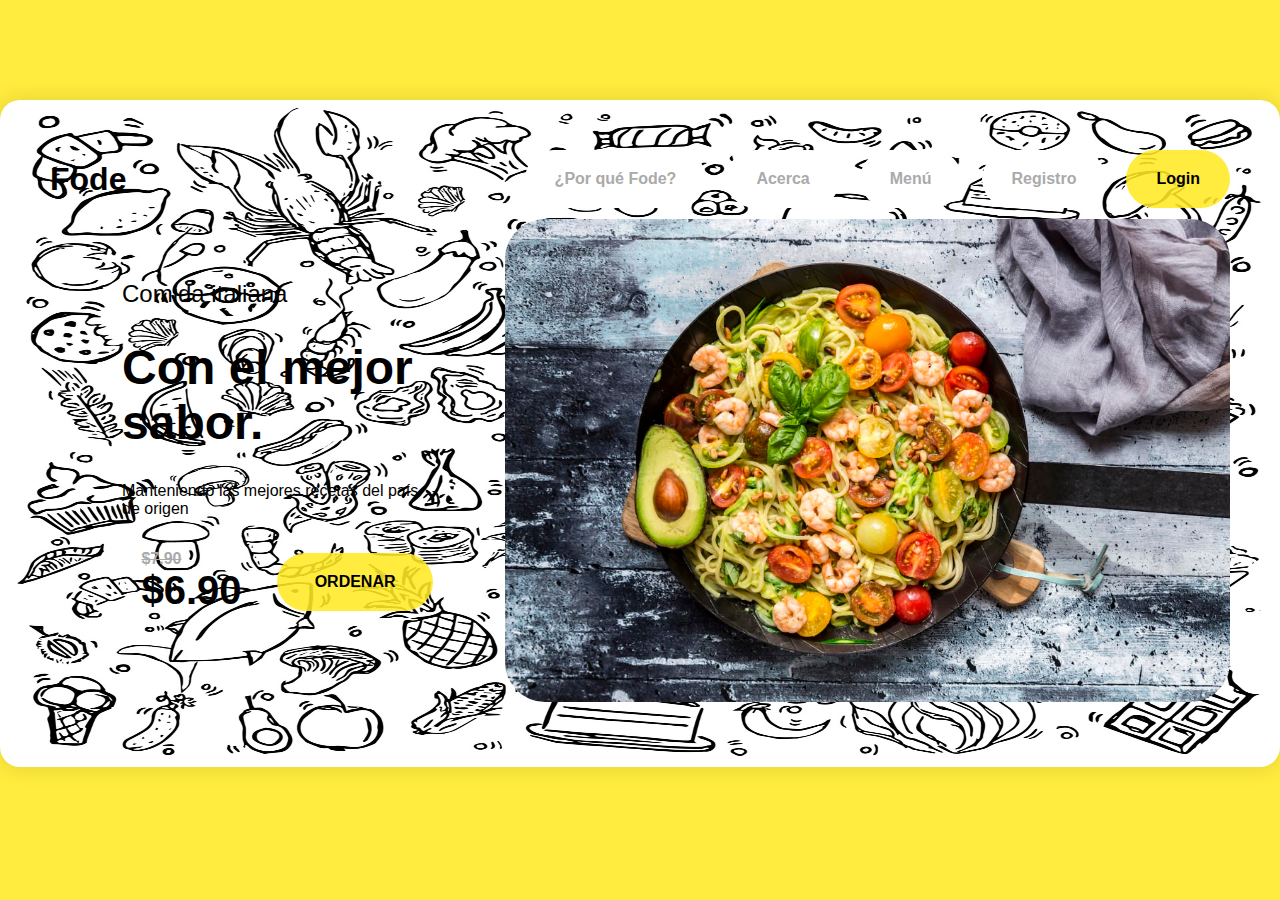
<file: Food Web Page using SASS/src/index.html>
<!DOCTYPE html>
<html lang="en">
<head>
    <meta charset="UTF-8">
    <meta name="viewport" content="width=device-width, initial-scale=1.0">
    <title>Tutorial SASS</title>
    <link rel="stylesheet" href="css/main.css">
</head>
<body>
    <div class="container">
        <header>
            <nav>
                <h1>
                    <a href="#" class="logo">Fode</a>
                </h1>
                <ul>
                    <li><a href="#">¿Por qué Fode?</a></li>
                    <li><a href="#">Acerca</a></li>
                    <li><a href="#">Menú</a></li>
                    <li><a href="#">Registro</a></li>
                    <li><a href="#" class="btn btn-cta">Login</a></li>
                </ul>
            </nav>
        </header>

        <div class="main-screen">
            <div class="row">
                <div class="col-30 m-9">
                    <h3>Comida italiana</h3>
                    <h2 class="py-4">Con el mejor sabor.</h2>
                    <p class="">
                        Manteniendo las mejores recetas del país de origen
                    </p>

                    <div class="row py-4">
                        <div class="col">
                            <div class="prices w-75 m-auto">
                                <div class="prev">$7.90</div>
                                <div class="now">$6.90</div>
                            </div>
                        </div>
                        <div class="col">
                            <div>
                                <a href="#" class="btn btn-cta shadow">
                                    ORDENAR
                                </a>
                            </div>
                        </div>
                    </div>
                </div>

                <div class="col-70">
                    <img src="img/image.jpeg" width="100%" style="border-radius: 40px;" alt="">
                </div>
            </div>
        </div>
    </div>
</body>
</html>
</file>
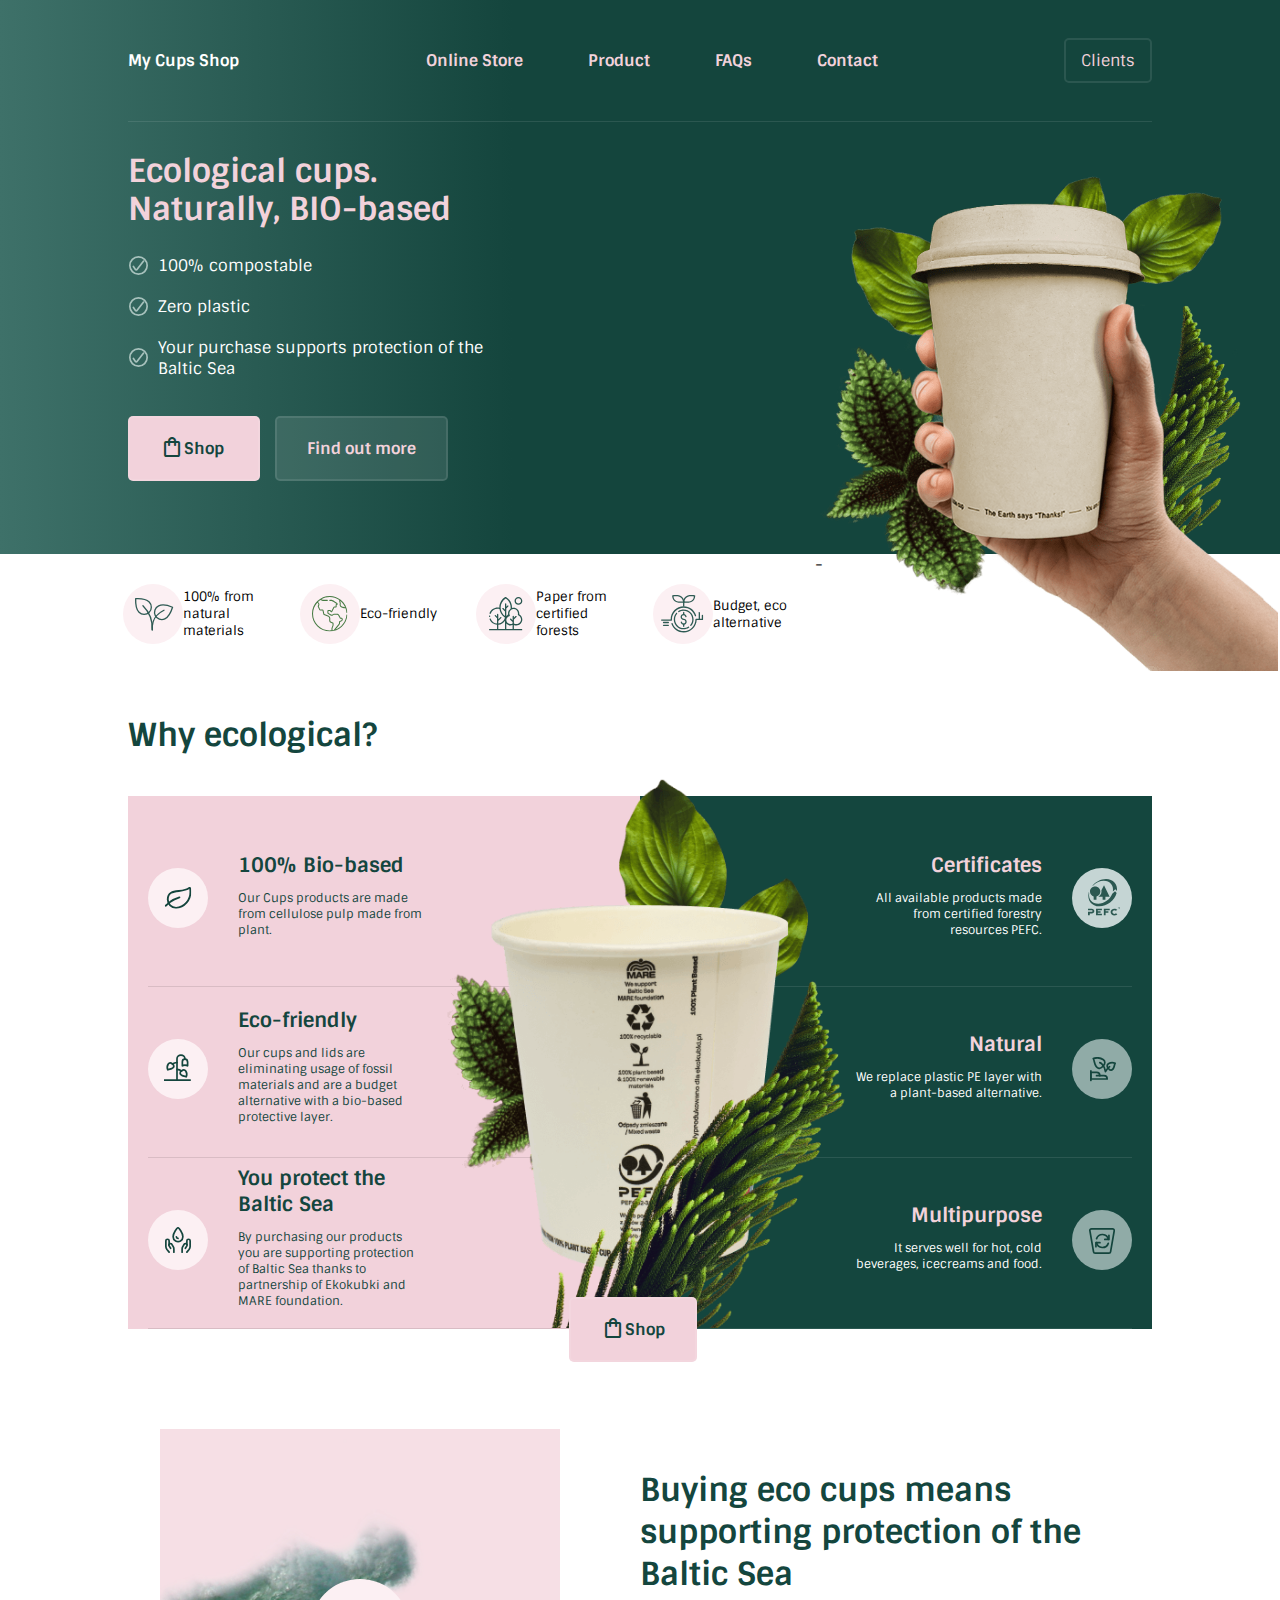
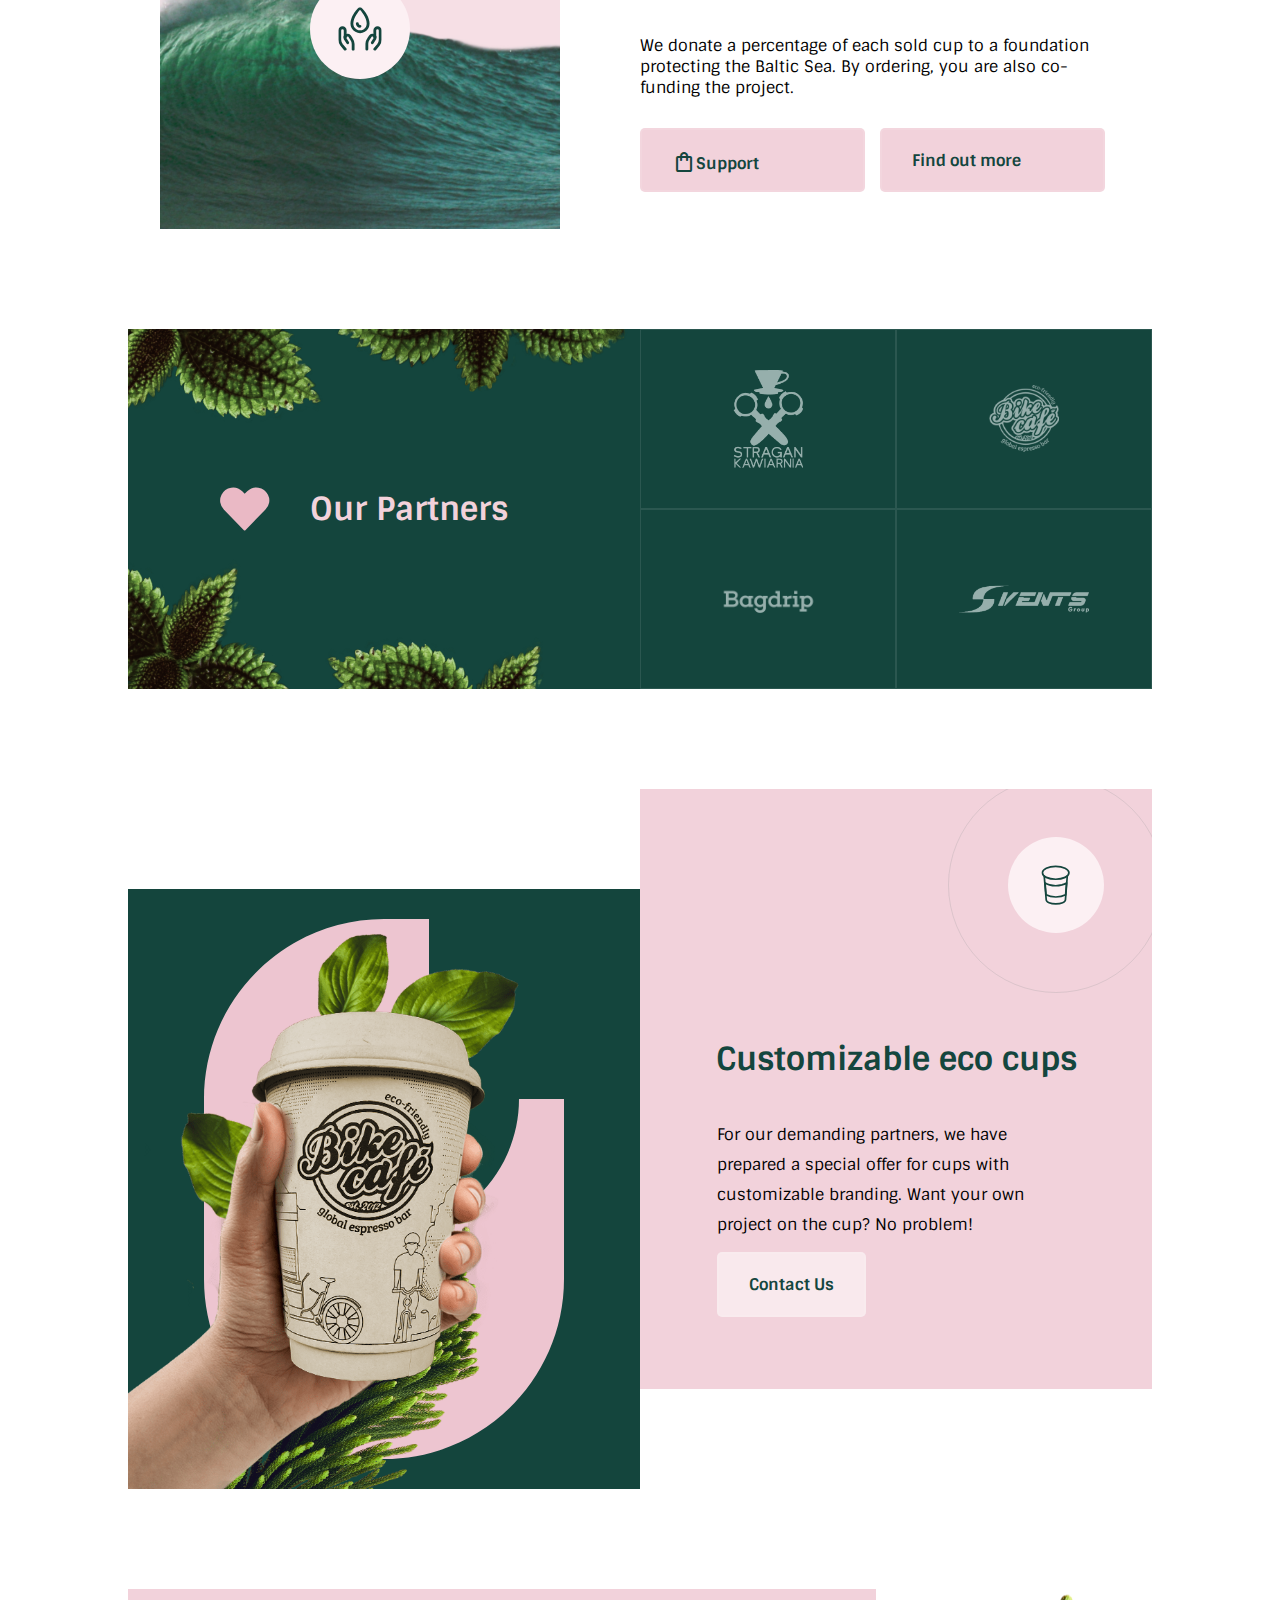
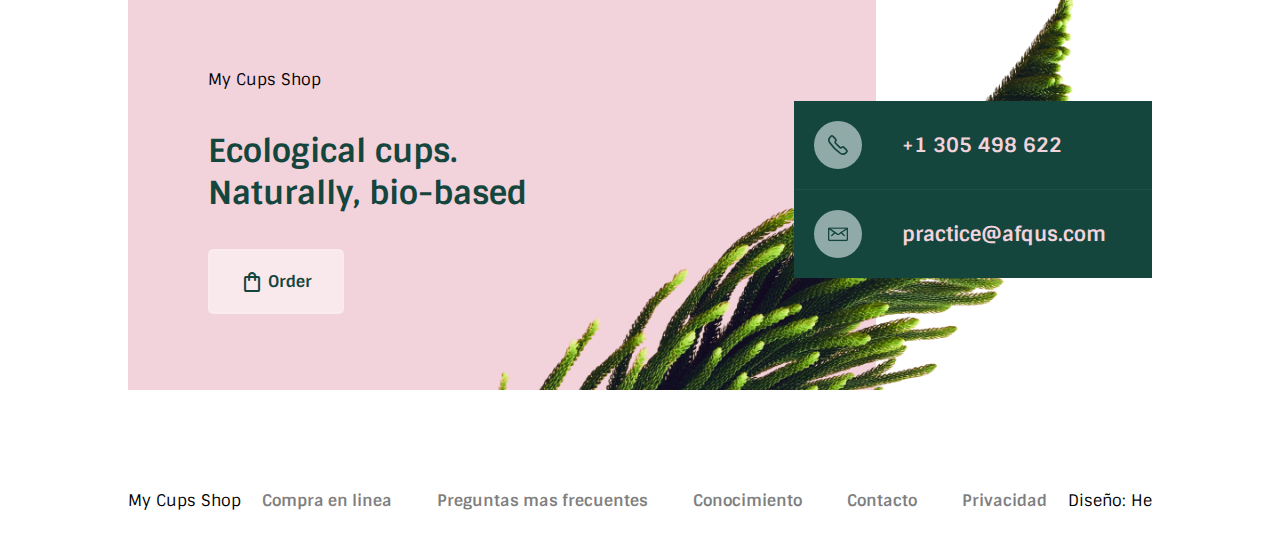
<file: Tea Web Page/src/index.html>
<!DOCTYPE html>
<html lang="en">
<head>
	<meta charset="UTF-8">
	<meta name="viewport" content="width=device-width, initial-scale=1.0">
	<title>Cups Shop</title>
	<link rel="preconnect" href="https://fonts.googleapis.com">
	<link rel="preconnect" href="https://fonts.gstatic.com" crossorigin>
	<link href="https://fonts.googleapis.com/css2?family=Sintony:wght@400;700&display=swap" rel="stylesheet">
	<link rel="stylesheet" href="https://fonts.googleapis.com/css2?family=Material+Symbols+Outlined:opsz,wght,FILL,GRAD@48,400,0,0" />
	<link rel="stylesheet" href="css/main.css">
</head>
<body>
	<div class="main-container">
		<main>
			<header>
				<div id="logo">My Cups Shop</div>
				<nav>
					<ul>
						<li><a href="#">Online Store</a></li>
						<li><a href="#">Product</a></li>
						<li><a href="#">FAQs</a></li>
						<li><a href="#">Contact</a></li>
					</ul>
				</nav>
				<div id="main-buton">
					<a href="#" class="header-button">Clients</a>
				</div>
			</header>

			<div id="front">
				<div id="info-container">
					<div id="content">
						<h1>Ecological cups. Naturally, BIO-based</h1>
						<ul>
							<li>100% compostable</li>
							<li>Zero plastic</li>
							<li>Your purchase supports protection of the Baltic Sea</li>
						</ul>

						<div id="buttons-container">
							<a href="#" class="btn primary-button">
								<div class="align"><span class="material-symbols-outlined">shopping_bag</span></div>Shop
							</a>
							<a href="#" class="btn secondary-button">Find out more</a>
						</div>
					</div>
					<div id="cover"><img src="img/mano.png" alt="" width="70%" height="70%"></div>
				</div>
			</div>
			<div id="features-container">
				<div id="features-layout">
					<div id="features-items">
						<div class="feature-item"><img src="img/icon01.svg" alt="">100% from natural materials</div>
						<div class="feature-item"><img src="img/icon02.svg" alt="">Eco-friendly</div>
						<div class="feature-item"><img src="img/icon03.svg" alt="">Paper from certified forests</div>
						<div class="feature-item"><img src="img/icon04.svg" alt="">Budget, eco alternative</div>
					</div>
				</div>
				<div class="pink-space">
					-
				</div>
			</div>
		</main>

		<section id="organic-container">
			<div class="layout">
				<h3>Why ecological?</h3>
				<div id="table-comparative-container">
					<div class="left">
						<div class="row">
							<div class="icon"><img src="img/icon05.svg" alt=""></div>
							<div class="description">
								<h4>100% Bio-based</h4>
								<p>Our Cups products are made from cellulose pulp made from plant.</p>
							</div>
						</div>
						<div class="row">
							<div class="icon"><img src="img/icon06.svg" alt=""></div>
							<div class="description">
								<h4>Eco-friendly</h4>
								<p>Our cups and lids are eliminating usage of fossil materials and are a budget alternative with a bio-based protective layer.</p>
							</div>
						</div>
						<div class="row">
							<div class="icon"><img src="img/icon07.svg" alt=""></div>
							<div class="description">
								<h4>You protect the Baltic Sea</h4>
								<p>By purchasing our products you are supporting protection of Baltic Sea thanks to partnership of Ekokubki and MARE foundation.</p>
							</div>
						</div>
					</div>
					<div class="right">
						<div class="row">
							<div class="icon"><img src="img/icon08.svg" alt=""></div>
							<div class="description">
								<h4>Certificates</h4>
								<p>All available products made from certified forestry resources PEFC.</p>
							</div>
						</div>
						<div class="row">
							<div class="icon"><img src="img/icon09.svg" alt=""></div>
							<div class="description">
								<h4>Natural</h4>
								<p>We replace plastic PE layer with a plant-based alternative.</p>
							</div>
						</div>
						<div class="row">
							<div class="icon"><img src="img/icon10.svg" alt=""></div>
							<div class="description">
								<h4>Multipurpose</h4>
								<p>It serves well for hot, cold beverages, icecreams and food.</p>
							</div>
						</div>
					</div>
				</div>
				<div id="cup-container">
					<img src="img/cup.png" width="90%" height="70%" alt="">
				</div>
				<div id="shopping-container">
					<a href="#" class="btn primary-button">
						<div class="align"><span class="material-symbols-outlined">shopping_bag</span></div>Shop
					</a>
				</div>
			</div>
		</section>

		<section class="sea-container">
			<div class="layout">
				<div id="sea-image">
					<img src="img/icon11.svg" width="100px" alt="">
				</div>
				<div id="sea-description">
					<h3>Buying eco cups means supporting protection of the Baltic Sea</h3>
					<div class="descrription">
						We donate a percentage of each sold cup to a foundation protecting the Baltic Sea. By ordering, you are also co-funding the project.
					</div>
					<div class="buttons-container">
						<a href="#" class="btn primary-button">
							<div class="align"><span class="material-symbols-outlined">shopping_bag</span></div>Support
						</a>
						<a href="#" class="btn primary-button">
							<div class="align"></div>Find out more
						</a>
					</div>
				</div>
			</div>
		</section>

		<section id="banner">
            <div class="layout">
                <div id="banner-container">
                    <div class="col banner-bg-image">
                        <img src="img/ico_heart.svg" width="50" alt="" class="logo-corazon">
                        <h3 class="headline-banner">Our Partners</h3>
                    </div>
                    <div class="col banner-grid">
                        <div class="logo-container">
                            <img src="img/partner1.png" alt="" width="70">
                        </div>
                        <div class="logo-container">
                            
                            <img src="img/partner2.png" alt="" width="70">
                        </div>
                        <div class="logo-container">
                            
                            <img src="img/partner3.png" alt="" width="130">
                        </div>
                        <div class="logo-container">
                            <img src="img/partner4.png" alt="" width="130">
                        </div>
                    </div>
                </div>
            </div>
        </section>

		<section id="customizable-cups">
            <div class="layout">
                <div id="customizable-cups-container">
                    <div class="panel-left">
                        <img src="img/hand-with-cup.png" width="478px"  alt="">
                    </div>

                    <div class="panel-right">
                        <div class="align-right">
                            <img src="img/ico-cup.svg" alt="">
                        </div>
                        <h3>Customizable eco cups</h3>
                        <p class="content-block">
                            For our demanding partners, we have prepared a special offer for cups with customizable branding. Want your own project on the cup? No problem!
                            <br><br>
                            <a href="#" class="btn complement-button">Contact Us</a>
                        </p>                            
                    </div>
                </div>
            </div>
        </section>

		<section id="contact">
            <div class="layout">
                <div id="contact-container">
                    <div class="back-layer">
                        <div class="logo">My Cups Shop</div>
                        <h3>Ecological cups. <br>    Naturally, bio-based</h3>
                        <p>
                        	<a href="#" class="btn complement-button"><span class="material-symbols-outlined" style="vertical-align: middle;">shopping_bag</span> Order</a>
                        </p>
                    </div>
                    <div class="front-layer">
                        <div class="contact-info">
                            <div class="info">
                                <img src="img/phone.svg" alt="">
                                <div>+1 305 498 622</div>
                            </div>
                            <div class="info">
                                <img src="img/mail.svg" alt="">
                                <div>practice@afqus.com</div>
                            </div>
                        </div>
                    </div>
                </div>
            </div>
        </section>

        <footer>
            <div class="layout">
                <div class="logo">My Cups Shop</div>
                <div class="links">
                    <ul>
                        <li><a href="#">Compra en linea</a></li>
                        <li><a href="#">Preguntas mas frecuentes</a></li>
                        <li><a href="#">Conocimiento</a></li>
                        <li><a href="#">Contacto</a></li>
                        <li><a href="#">Privacidad</a></li>
                    </ul>
                </div>

                <div class="empresa-diseno">
                    Diseño: He
                </div>
            </div>
        </footer>
	</div>
</body>
</html>
</file>
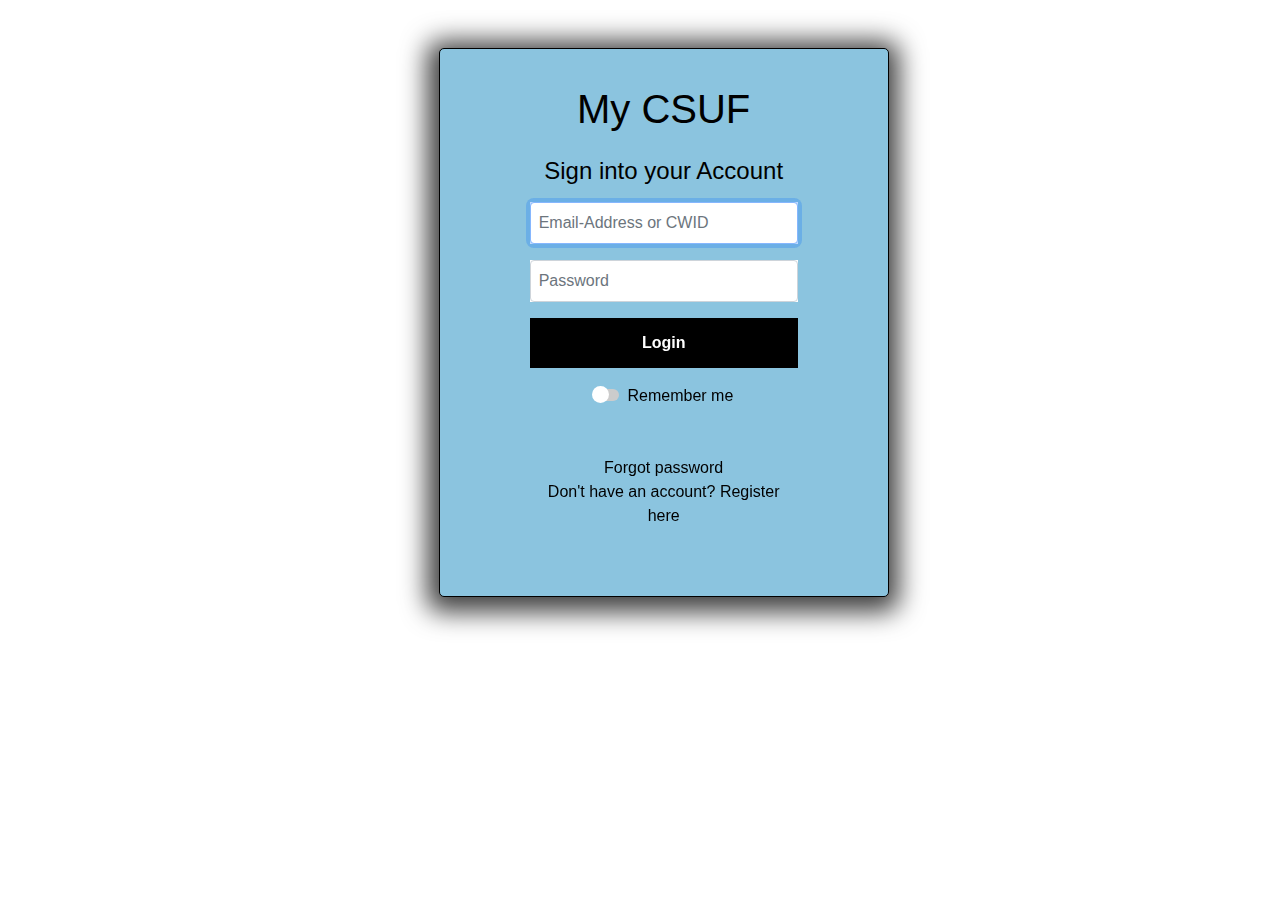
<file: CPSC 362/logIn.html>
<!DOCTYPE html>
<html>
<head>
  <meta charset="utf-8">
  <meta name="viewport" content="width=device-width, initial-scale=1">
  <link rel="stylesheet" type="text/css" href="css/bootstrap.css" />
  <link href="./logIn.css" type="text/css" rel="stylesheet"> 
  <title>Project 362</title>
</head>
<body>
    <div class="container-fluid text-center" id="img-center" style="background-color: white;">
      <div class="row">
        <div class="col-md-4 col-sm-4 col-xs-12"></div>
        <div class="col-md-4 col-sm-4 col-xs-12">
        <form class="form-container my-5" style="background-color: rgb(139, 196, 223);">
          <h1 class="font-weight-bold py-3">My CSUF</h1>
          <h4> Sign into your Account</h4>

          <!-- INPUT USER -->
          <div class="form-group" id="columna">
              <input type="email" placeholder="Email-Address or CWID" class="form-control my-3 p-2" required autofocus>
          </div>

          <!-- INPUT PASSWORD -->
          <div class="form-group" id="columna">
              <input type="password" placeholder="Password" class="form-control my-3 p-2" required autofocus>
          </div>
          <div class="form-group" id="columna">
              <button type="button" class="btn1">Login</button>
          </div>

          <!-- SWITCH -->
            <div class="mb-4 mt-3">
              <label class="switchBtn">
                <input type="checkbox">
                <div class="slide round"></div>
              </label> Remember me</label>
            </div>

          <!-- FORGOT PASSWORD -->
          <div class="form-group mt-1 mb-5" id="columna"></div>
          <a href="#">Forgot password</a>
          <p>Don't have an account? <a href="./signIn.html">Register here</a></p>
        <div class="form-group mt-1 mb-5" id="columna"></div>
      </form>
      </div>
      <div class="col-md-4 col-sm-4 col-xs-12"></div>
    </div>
  </div>
  <script type="text/javascript" href="js/jquery.js"></script>
  <script type="text/javascript" href="js/bootstrap.min.js"></script>
</body>
</html>
</file>
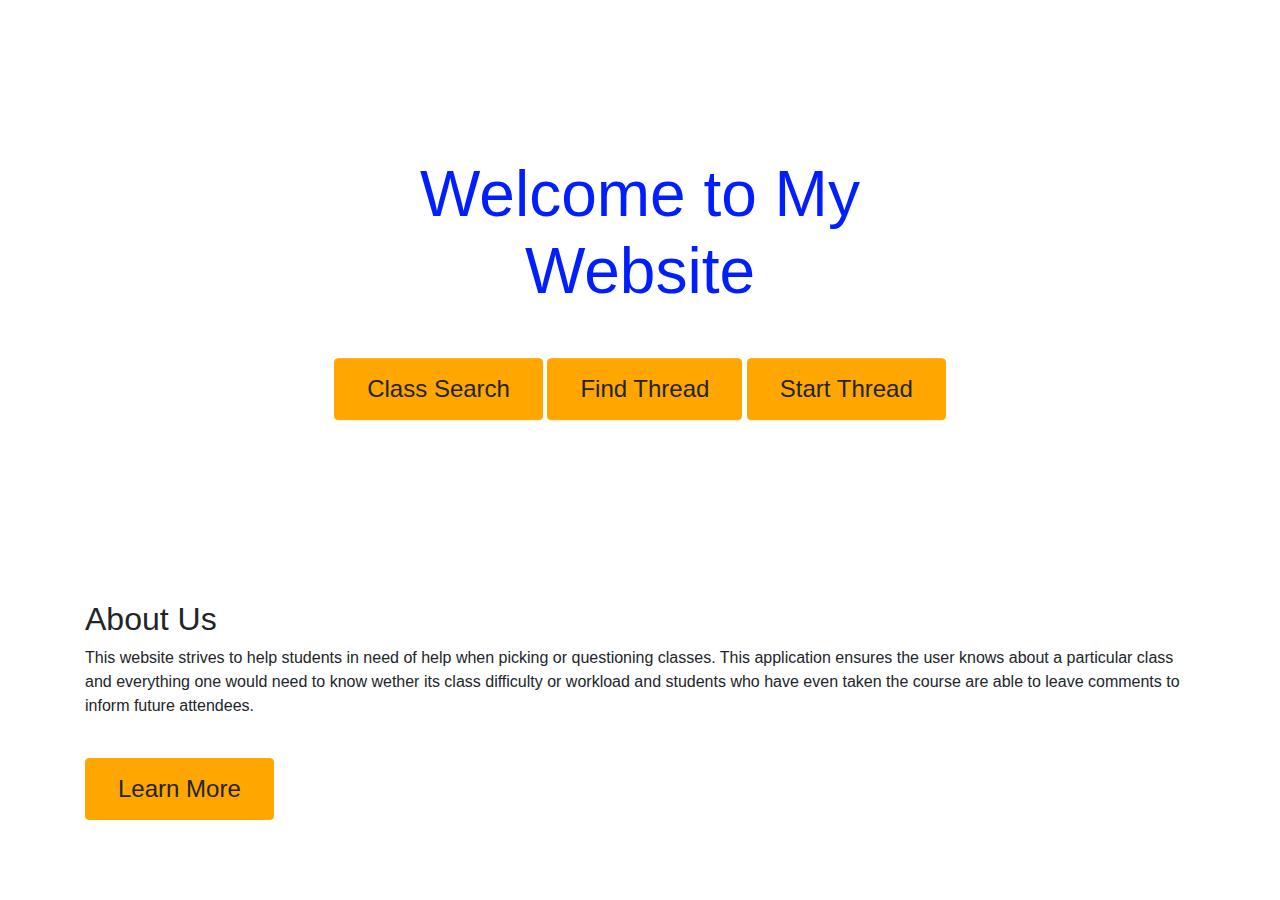
<file: CPSC 362/mainmenu.html>
<!DOCTYPE html>
<html>
<head>
	<title>MY Website</title>
	<meta charset="utf-8">
	<meta name="viewport" content="width=device-width, initial-scale=1">
	<link rel="stylesheet" href="https://maxcdn.bootstrapcdn.com/bootstrap/4.5.2/css/bootstrap.min.css">
	<script src="https://ajax.googleapis.com/ajax/libs/jquery/3.5.1/jquery.min.js"></script>
	<script src="https://cdnjs.cloudflare.com/ajax/libs/popper.js/1.16.0/umd/popper.min.js"></script>
	<script src="https://maxcdn.bootstrapcdn.com/bootstrap/4.5.2/js/bootstrap.min.js"></script>
	<style>
		
		
		/* Add custom styles here */
		.hero-image {
			background-image: url("https://titanmag.fullerton.edu/static/9-projects-transforming-the-campus-3541af823ce8020ec73fd783fac4e191.jpg"); /* Add your own image here */
			background-position: center;
			background-repeat: no-repeat;
			background-size: cover;
			position: relative;
			height: 600px;
		}

		.hero-text {
			text-align: center;
			position: absolute;
			top: 50%;
			left: 50%;
			transform: translate(-50%, -50%);
			color:rgb(0, 30, 255)
		}

		.hero-text h1 {
			font-size: 4em;
			margin-bottom: 1.5rem;
		}

		.hero-text p {
			font-size: 1.5em;
		}

		.btn-one {
			background-color: rgb(255, 166, 0);
			border-color: rgb(255, 166, 0);
			padding: 0.75rem 2rem;
			font-size: 1.5em;
			margin-top: 1.5rem;
			margin-bottom: 1.5rem;
		}

		.btn-one:hover {
			background-color: #d98200;
			border-color: #d9ae00;
		}




	</style>
</head>
<body>
	<div class="hero-image">
		<div class="hero-text">
			<h1>Welcome to My Website</h1>
			<p></p>
			<button type="button" class="btn btn-one">Class Search</button>
			<button type="button" class="btn btn-one">Find Thread</button>
			<button type="button" class="btn btn-one">Start Thread</button>
		</div>
	</div>

	<div class="container">
		<h2>About Us</h2>
		<p>This website strives to help students in need of help when picking or questioning classes. This application ensures the user knows about a particular class and everything one would need to know wether its class difficulty or workload and students who have even taken the course are able to leave comments to inform future attendees.</p>
		<button type="button" class="btn btn-one">Learn More</button>
	</div>
</body>
</html>
</file>
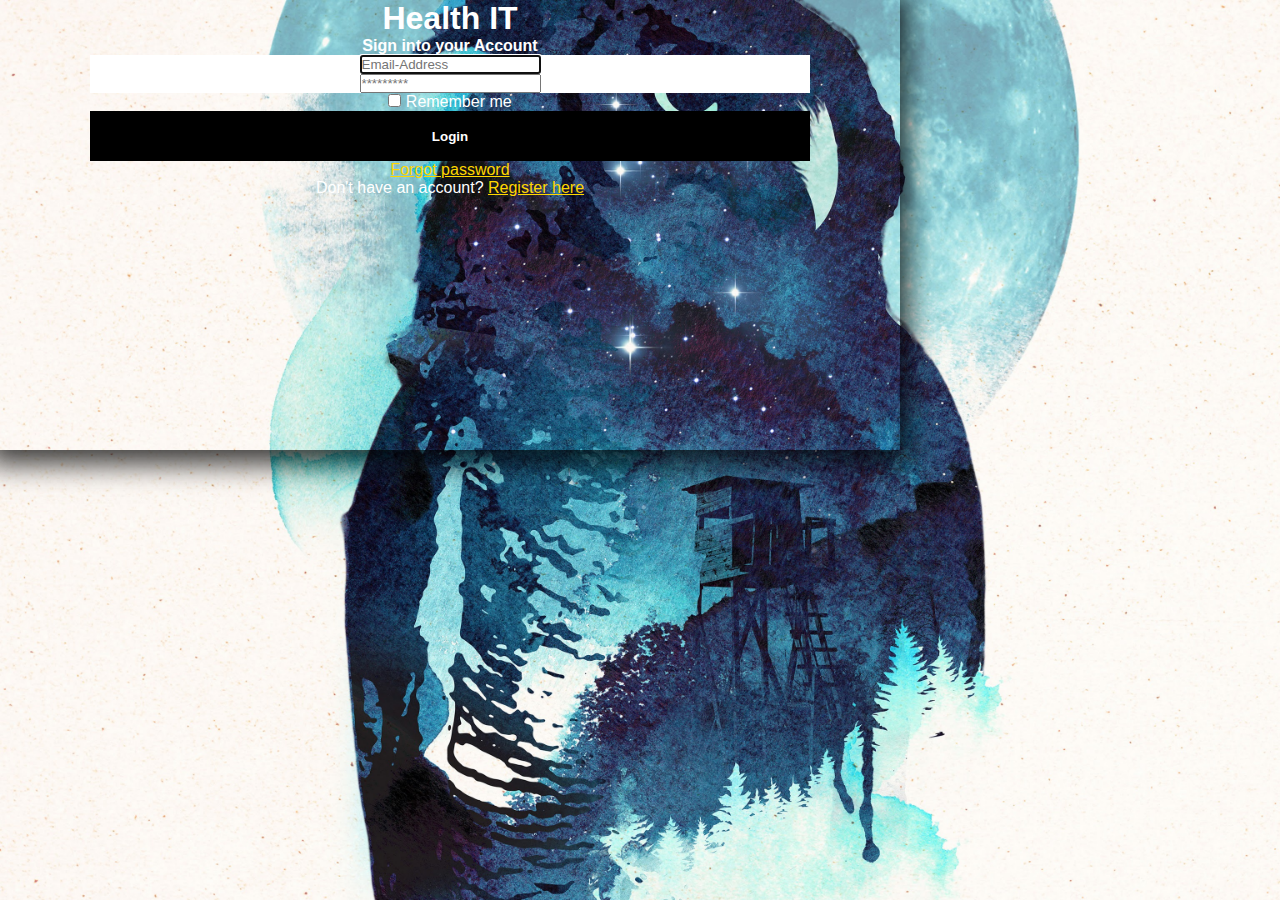
<file: Login Practice/signIn.html>
<!DOCTYPE html>
<html>
<head>
  <meta charset="utf-8">
  <meta name="viewport" content="width=device-width, initial-scale=1">
  <link href="https://cdn.jsdelivr.net/npm/bootstrap@5.2.0-beta1/dist/css/bootstrap.min.css" rel="stylesheet" integrity="sha384-0evHe/X+R7YkIZDRvuzKMRqM+OrBnVFBL6DOitfPri4tjfHxaWutUpFmBp4vmVor" crossorigin="anonymous">
  <link href="./signIn.css" type="text/css" rel="stylesheet"> 
  <title>Bootstrap Practice</title>
</head>
<body>
    <div class="container-fluid text-center" id="img-center">
      <div class="row">
        <div class="col-md-4 col-sm-4 col-xs-12"></div>
        <div class="col-md-4 col-sm-4 col-xs-12">
        <form class="form-container my-5">
          <h1 class="font-weight-bold py-3">Health IT</h1>
          <h4> Sign into your Account</h4>
          <div class="form-group" id="columna">
              <input type="email" placeholder="Email-Address" class="form-control my-3 p-2" required autofocus>
          </div>
          <div class="form-group" id="columna">
              <input type="password" placeholder="*********" class="form-control my-3 p-2" required autofocus>
          </div>
          <div class="mt-1 mb-4">
            <label><input type="checkbox" name="remember-me">  Remember me</label>
          </div>
          <div class="form-group" id="columna">
              <button type="button" class="btn1">Login</button>
          </div>
            <div class="form-group mt-1 mb-5" id="columna"></div>
            <a href="#" style="color: Gold;">Forgot password</a>
            <p>Don't have an account? <a href="#" style="color: Gold;">Register here</a></p>
          <div class="form-group mt-1 mb-5" id="columna"></div>
        </form>
        </div>
        <div class="col-md-4 col-sm-4 col-xs-12"></div>
      </div>
    </div>
  <script src="https://cdn.jsdelivr.net/npm/@popperjs/core@2.11.5/dist/umd/popper.min.js" integrity="sha384-Xe+8cL9oJa6tN/veChSP7q+mnSPaj5Bcu9mPX5F5xIGE0DVittaqT5lorf0EI7Vk" crossorigin="anonymous"></script>
  <script src="https://cdn.jsdelivr.net/npm/bootstrap@5.2.0-beta1/dist/js/bootstrap.min.js" integrity="sha384-kjU+l4N0Yf4ZOJErLsIcvOU2qSb74wXpOhqTvwVx3OElZRweTnQ6d31fXEoRD1Jy" crossorigin="anonymous"></script>
  <script src="https://cdn.jsdelivr.net/npm/bootstrap@5.2.0-beta1/dist/js/bootstrap.bundle.min.js" integrity="sha384-pprn3073KE6tl6bjs2QrFaJGz5/SUsLqktiwsUTF55Jfv3qYSDhgCecCxMW52nD2" crossorigin="anonymous"></script>
</body>
</html>
</file>
<file: Food Web Page using SASS/src/css/main.css>
.row {
  display: flex;
  align-items: center;
}
.row .col {
  width: 50%;
}
.row .col-30 {
  width: 30%;
}
.row .col-70 {
  width: 70%;
}

.m-auto {
  margin: 0 auto;
}

.m-1 {
  margin: 8px;
}

.m-2 {
  margin: 16px;
}

.m-3 {
  margin: 24px;
}

.m-4 {
  margin: 32px;
}

.m-5 {
  margin: 40px;
}

.m-6 {
  margin: 48px;
}

.m-7 {
  margin: 56px;
}

.m-8 {
  margin: 64px;
}

.m-9 {
  margin: 72px;
}

.p-1 {
  margin: 8px;
}

.p-2 {
  margin: 16px;
}

.p-3 {
  margin: 24px;
}

.p-4 {
  margin: 32px;
}

.p-5 {
  margin: 40px;
}

.p-6 {
  margin: 48px;
}

.p-7 {
  margin: 56px;
}

.p-8 {
  margin: 64px;
}

.p-9 {
  margin: 72px;
}

.py-1 {
  padding: 8px 0;
}

.py-2 {
  padding: 16px 0;
}

.py-3 {
  padding: 24px 0;
}

.py-4 {
  padding: 32px 0;
}

.py-5 {
  padding: 40px 0;
}

.py-6 {
  padding: 48px 0;
}

.py-7 {
  padding: 56px 0;
}

.py-8 {
  padding: 64px 0;
}

.py-9 {
  padding: 72px 0;
}

.my-1 {
  margin: 8px 0;
}

.my-2 {
  margin: 16px 0;
}

.my-3 {
  margin: 24px 0;
}

.my-4 {
  margin: 32px 0;
}

.my-5 {
  margin: 40px 0;
}

.my-6 {
  margin: 48px 0;
}

.my-7 {
  margin: 56px 0;
}

.my-8 {
  margin: 64px 0;
}

.my-9 {
  margin: 72px 0;
}

.w-25 {
  width: 25%;
}

.w-50 {
  width: 50%;
}

.w-75 {
  width: 75%;
}

.btn {
  background-color: black;
  color: white;
  border-radius: 50px;
  padding: 20px 30px;
  text-align: center;
  display: flex;
  align-items: center;
  justify-content: space-around;
  font-weight: bold;
}
.btn.btn-cta {
  background-color: rgba(255, 233, 35, 0.8784313725);
  color: black;
  border-radius: 50px;
  padding: 20px 30px;
  text-align: center;
  display: flex;
  align-items: center;
  justify-content: space-around;
  font-weight: bold;
}
.btn.btn-cta:hover {
  background-color: black;
  color: white;
  border-radius: 50px;
  padding: 20px 30px;
  text-align: center;
  display: flex;
  align-items: center;
  justify-content: space-around;
  font-weight: bold;
  box-shadow: 0 2px 10px 0 rgba(0, 0, 0, 0.6);
}
.btn:hover {
  background-color: white;
  color: black;
  border-radius: 50px;
  padding: 20px 30px;
  text-align: center;
  display: flex;
  align-items: center;
  justify-content: space-around;
  font-weight: bold;
  box-shadow: 0 2px 10px 0 rgba(0, 0, 0, 0.6);
}

* {
  padding: 0;
  margin: 0;
  box-sizing: border-box;
}

body {
  background-color: rgba(255, 233, 35, 0.8784313725);
  font-family: Arial, Helvetica, sans-serif;
}

a {
  color: black;
  text-decoration: none;
}

h2 {
  font-weight: bolder;
  font-size: 48px;
}

h3 {
  font-weight: lighter;
  font-size: 24px;
}

.container {
  background-color: #fff;
  margin: 100px auto;
  width: 1280px;
  padding: 50px;
  box-shadow: 0 0 20px 2px rgba(0, 0, 0, 0.1);
  border-radius: 20px;
  background-image: url("../img/bg.jpg");
  background-size: 100% 100%;
}

ul {
  padding: 0;
  margin: 0;
  list-style: none;
  display: flex;
  gap: 20px;
}
ul li a {
  background-color: white;
  color: #aaa;
  border-radius: 50px;
  padding: 20px 30px;
  text-align: center;
  display: flex;
  align-items: center;
  justify-content: space-around;
  font-weight: bold;
}
ul li a:hover {
  background-color: #1a1a1a;
  color: white;
  border-radius: 50px;
  padding: 20px 30px;
  text-align: center;
  display: flex;
  align-items: center;
  justify-content: space-around;
  box-shadow: 0 2px 10px 0 rgba(0, 0, 0, 0.6);
}

header nav {
  display: flex;
  align-items: center;
  justify-content: space-between;
}

.prices .prev {
  font-size: 16px;
  font-weight: bolder;
  color: #aaa;
  text-decoration: line-through;
}
.prices .now {
  font-size: 40px;
  font-weight: bolder;
}

@media (max-width: 1280px) {
  .container {
    width: 100%;
  }
}

/*# sourceMappingURL=main.css.map */
</file>
<file: Tea Web Page/src/css/main.css>
:root{
	--bg-color: #14453D;
	--primary-color: #F2D2DB;
	--secondary-color: #14463E;
	--accent-color: #fff;
	--gradiant-color: rgba(255, 255, 255, 0.1);;
}

body{
	padding: 0;
	margin: 0;
	font-family: 'Sintony', sans-serif;
}

main{
	background-color: var(--bg-color);
	background: linear-gradient(270deg, var(--bg-color) 60%, rgba(62, 113, 105, 1.0) 100%);
}

/* --------------------------------
 * 				MENU 		
 * --------------------------------
 */

header, #front{
	width: 80%;
	margin: 0 auto;
}

header{
	display: flex;
	justify-content: space-between;
	padding: 50px 0;
	border-bottom: 1px solid var(--gradiant-color);
}

header #logo{
	font-weight: bolder;
	color: var(--accent-color);
	font-style: 22px;
}

header nav ul{
	list-style: none;
	padding: 0;
	margin: 0;
}

header nav ul li{
	display: inline-block;
	margin: 0 30px;
}

header nav ul li a{
	color: var(--primary-color);
	font-weight: bold;
	text-decoration: none;
	padding: 50px 0;
	border-bottom: 2px solid transparent;
	transition: all 0.5s;
}

header nav ul li a:hover{
	color: var(--accent-color);
	border-bottom: 2px solid white;
}

/* --------------------------------
 * 				BUTTONS 		
 * --------------------------------
 */

.header-button{
	color: var(--primary-color);
	padding: 10px 15px;
	border-radius: 5px;
	border: solid 2px var(--gradiant-color);
	text-decoration: none;
	transition: backround-color 0.3s;
}

.header-button:hover{
	background-color: var(--gradiant-color);
}

.btn{
	padding: 20px 30px;
	border-radius: 5px;
	border: solid 2px var(--gradiant-color);
	transition: backround-color 0.3s;
	text-decoration: none;
	margin-right: 15px;
	font-weight: bold;
}

.align{
	display: inline-block;
	vertical-align: middle;
}

.primary-button{
	background-color: var(--primary-color);
	color: var(--secondary-color);
}

.primary-button:hover{
	background-color: #eec4d0
}

.secondary-button{
	background-color: var(--gradiant-color);
	color: var(--primary-color);
}

.secondary-button:hover{
	background-color: rgba(255, 255, 255, 0.2);
}

.complement-button{
    background-color: rgba(255,255,255,0.5);
    color: var(--secondary-color);
}
}

/* --------------------------------
 * 				FRONT 		
 * --------------------------------
 */

.pink-space{
	background-color: var(--primary-color);
}

#front #info-container{
	display: flex;

}

#front #info-container #content{
	width: 40%;
	
}

#front #info-container #content h1{
	color: var(--primary-color);
	font-style: 72px;
	margin: 30px 0 15px 0;
	line-height: 1.2em;
}

#front #info-container #content ul{
	list-style: none;
	padding: 0;
}

#front #info-container #content li{
	background-image: url(../img/bullet.svg);
	background-repeat: no-repeat;
	background-position-y: center;
	padding: 10px 10px 10px 30px;
	color: var(--accent-color);
}

#front #info-container #content #buttons-container{
	padding: 30px 0 90px 0;
}

#front #info-container #cover{
	position: absolute;
	right: 0;
	margin-top: 46px;
	margin-right: -205px;
}

/* --------------------------------
 * 				FEATURES 		
 * --------------------------------
 */

#features-container{
	background-color: var(--accent-color);
	display: flex;
	width: 100%;
}

#features-container #features-layout{
	background-color: var(--accent-color);
	width: 70%;
	margin: 0 auto;
}

#features-container #features-layout #features-items{
	display: flex;
	justify-content: flex-end;
	align-items: center;
}

#features-container #features-layout #features-items .feature-item{
	font-size: 13px;
	padding: 30px 15px;
	display: flex;
	align-items: center;
	width: 18%;
}

#features-container .pink-space{
	width: 40%;
}

/* --------------------------------
 * 				TABLE 		
 * --------------------------------
 */

.layout{
	width: 80%;
	margin: 0 auto;
	position: relative;
}

h3{
	color: var(--secondary-color);
	font-size: 32px;
	margin: 0;
	padding: 40px 0;
}

h4{
	margin: 0;
	font-size: 20px;
}

#organic-container{
	background: white;
}

#organic-container #table-comparative-container{
	display: grid;
	grid-template-columns: 1fr 1fr;
}

#organic-container #table-comparative-container > div{
	padding: 20px 20px 0 20px;
}

#organic-container #table-comparative-container .row{
	display: flex;
	align-items: center;
	height: 170px;
	border-bottom: 1px solid rgba(0, 0, 0, 0.1);
}

#organic-container #table-comparative-container .icon{
	width: 90px;
}

#organic-container #table-comparative-container .description{
	width: 40%;
	font-size: 12px;
}

#organic-container #table-comparative-container .left{
	background-color: var(--primary-color);
	color: var(--secondary-color);
}

#organic-container #table-comparative-container .right h4{
	color: var(--primary-color);
}

#organic-container #table-comparative-container .right{
	background-color: var(--secondary-color);
	color: var(--accent-color);
	text-align: right;
}

#organic-container #table-comparative-container .right .row{
	flex-direction: row-reverse;
	border-bottom: 1px solid var(--gradiant-color);
}

#organic-container #cup-container{
	position: absolute;
	text-align: center;
	top: 17px;
	right: 25%;
	left: 25%;
	bottom: -41.5%;
}

#organic-container #shopping-container{
	position: absolute;
	text-align: center;
	top: 98%;
	right: 25%;
	left: 25%;
}

/* --------------------------------
 * 				INFO 		
 * --------------------------------
 */

.sea-container .layout{
	display: grid;
	grid-template-columns:  1fr 1fr;
	width: 75%;
	margin-top: 100px;
}

.sea-container #sea-image{
	display: grid;
	align-items: center;
	justify-content: center;
	width: 400px;
	height: 400px;
	background-image: url(../img/wave-photo.jpeg);
	background-size: 100%;
}

.sea-container .buttons-container{
	padding: 30px 0;
	display: flex;
}

.sea-container .buttons-container a{
	width: 100%;
	height: 20px;
}

/* --------------------------------
 * 				PARTNERS 		
 * --------------------------------
 */

#banner{
    background-color: white;
    padding: 100px 0;
}

#banner-container{
    background-color: var(--bg-color);
    display: grid;
    grid-template-columns: 1fr 1fr;
    align-items: center;
    justify-content: center;
    box-sizing: border-box;
}

#banner-container .col{
    height: 100%;
    width: 100%;
}

#banner-container h3.headline-banner{
    color: var(--primary-color);
    margin: 0 40px;
}

#banner-container .banner-bg-image{
    background-image: url(../img/leafs.png);
    background-repeat: no-repeat;
    background-size: 100% 100%;
    object-fit: contain;

    display: flex;
    align-items: center;
    justify-content: center;
}

#banner-container .banner-grid{
    display: grid;
    grid-template: 1fr 1fr / 1fr 1fr;

    align-items: center;
}

#banner-container .logo-container{
    text-align: center;
    height: 100%;
    width: 100%;
    justify-content: center;
    padding: 40px;
    display: grid;
    grid-template: 1fr;
    align-items: center;
    box-sizing: border-box;

    border: solid 1px var(--gradiant-color);
}

/* --------------------------------
 * 		CUSTOMIZABLE CUPS		
 * --------------------------------
 */

#customizable-cups{
    background-color: white;
}

#customizable-cups-container{
    display:flex;
}

#customizable-cups-container .panel-left, 
#customizable-cups-container .panel-right{
    height: 600px;
    width: 100%;
}

#customizable-cups-container .panel-left{
    margin-top: 100px;
    background-color: var(--bg-color);
    object-fit: contain;
    background-image: url(../img/bg-hand-cup.svg);
    background-repeat: no-repeat;
    background-position: center center;
}
#customizable-cups-container .panel-right{
    background-color: var(--primary-color);
    text-align: center;
}

#customizable-cups-container .panel-right .content-block{
    width: 70%;
    margin: 0 auto;
    text-align: left;
    line-height: 30px;
}

.align-right{
	text-align: right;
}

/* --------------------------------
 * 		 	  CONTACT		
 * --------------------------------
 */

#contact{
    background-color: white;
    padding: 100px 0;
}

#contact .back-layer{
    background-color: var(--primary-color);
    width: 73%;
    padding: 80px;
    box-sizing: border-box;
}

#contact .front-layer{
    position: absolute;
    width: 100%;
    top: 0;
    height: 401px;

    display: grid;
    align-items: center;

    background-image: url(../img/final-cta-bg-leaf.png);
    background-size: 100% 100%;
    object-fit: contain;
    background-repeat:no-repeat;
    background-position: center bottom;
}

#contact .front-layer .contact-info{
    background-color: var(--secondary-color);
    color: var(--primary-color);
    font-weight: bolder;
    font-size: 20px;
    width: 35%;
    margin-left: auto;
    margin-right: 0;
}

#contact .front-layer .contact-info .info{
    display: flex;
    align-items: center;
    padding: 20px 20px;
}

#contact .front-layer .contact-info .info:nth-child(1){
    border-bottom: solid 1px rgba(255,255,255,0.05);
}

#contact .front-layer .contact-info .info img{
    margin-right: 40px;
}

/* --------------------------------
 * 		 	  FOOTER		
 * --------------------------------
 */

footer{
    padding-bottom: 40px;
}

footer .layout{
    display: flex;
    justify-content: space-between;
}

footer ul{
    margin: 0;
    padding: 0;
    list-style: none;
}

footer li{
    display: inline-block;
    margin: 0 20px;
}

footer li a{
    color: rgba(0,0,0,0.5);
    text-decoration: none;
    font-weight: bolder;

    transition: color 0.5s;
}
footer li a:hover{
    color: var(--secondary-color);
}
</file>
<file: CPSC 362/logIn.css>
:root{
    --bg-color: rgb(139, 196, 223);
    --primary-color: white;
    --secondary-color: gold;
}

body{
	font-family: sans-serif; color: black;
	background-color: var(--bg-color);
}

a{
    text-decoration: none;
    color: black;
}

a:hover{
    color: gold;
}

form{
    background-color: var(--bg-color);
    padding: 20px 20px 20px 20px;
    border-radius: 5px;
}

.form-container{
	border-radius: 5px;
	border: 1px solid;
	padding-left: 10vh;
	padding-right: 10vh;
	-webkit-box-shadow: -1px 4px 26px 11px rgba(0,0,0,0.75);
	-moz-box-shadow: -1px 4px 26px 11px rgba(0,0,0,0.75);
	box-shadow: -1px 4px 26px 11px rgba(0,0,0,0.75);
	max-height: 100vh;
	max-width: 100vh;
	min-width: 50vh;
	min-height: 50vh;
}
#columna{
	background-color: #fff;
}
#img-center{
	background-position: top center;
/*	background-image: url(img/OwlBackground.jpeg);*/
	background-size: cover;
	text-align: center;
	width: 100%;
	height: 100vh;
}
.btn1{
	border: none;
	outline: none;
	height: 50px;
	width: 100%;
	background-color: black;
	color: white;
	font-weight: bold;
}
.btn1:hover{
	background: var(--primary-color);
	border: 1px solid;
	color: black;
}


/* --------------------------------
 *              SWITCH     
 * --------------------------------
 */

.switchBtn {
    position: relative;
    display: inline-block;
    width: 25px;
    height: 11px;
    margin-bottom: 1px;
    margin-right: 4px;

}
.switchBtn input {display:none;}
.slide {
    position: absolute;
    cursor: pointer;
    top: 0;
    left: 0;
    right: 0;
    bottom: 0;
    background-color: #CCCCCC;
    -webkit-transition: .4s;
    transition: .4s;
    padding: 6px;
    color: #fff;
}
.slide:before {
    position: absolute;
    content: "";
    height: 17px;
    width: 17px;
    left: -2px;
    bottom: -2.5px;
    background-color: white;
    -webkit-transition: .4s;
    transition: .4s;
}
input:checked + .slide {
    background-color: #CCCCCC;
    padding-left: 0;
}
input:focus + .slide {
    box-shadow: 0 0 1px white;
}
input:checked + .slide:before {
    -webkit-transform: translateX(-19px);
    -ms-transform: translateX(-19px);
    transform: translateX(-19px);
    left: 31px;
    background-color: var(--secondary-color);
}
.slide.round {
    border-radius: 34px;
}
.slide.round:before {
    border-radius: 50%;
}

/* --------------------------------
 *              RADIO     
 * --------------------------------
 */

.radio{
    font-size: 30px;
    font-weight: 500;
    display: inline-flex;
    align-items: center;
}

.radio-input{
    display: none;
}

.radio-radio{
    position: relative;
    width: 0.6em;
    height: 0.6em;
    border: 2px solid darkgray;
    display: inline-block;
    border-radius: 50%;
    box-sizing: border-box;
    margin-right: 8px;
    top: -12px;
}

.radio-radio:after{
    content: '';
    width: 100%;
    height: 100%;
    display: block;
    position: absolute;
    background: var(--secondary-color);
    border-radius: 50%;
    opacity: 0;
}

.radio-input:checked + .radio-radio::after{
    opacity: 1;
}


/* --------------------------------
 *              SUBMIT     
 * --------------------------------
 */

.submit-button{
    background-color: var(--bg-color);
    color: black;
    padding: 10px 15px;
    border-radius: 5px;
    border: solid 2px black;
    text-decoration: none;
    transition: backround-color 0.3s;
    font-size: 16px;
}

.submit-button:hover{
    border: solid 2px var(--secondary-color);
    color: var(--secondary-color);
}

/* --------------------------------
 *            ACCOUNT    
 * --------------------------------
 */

.account{
    color: var(--primary-color) !important;
}

.account:hover{
    color: var(--secondary-color) !important;
}
</file>
<file: Login Practice/signIn.css>
*
{
	margin: 0 !important;
	padding: 0;
	box-sizing: border-box;
}
body{
	font-family: sans-serif; color: white;
	background-color: rgb(139, 196, 223);
	margin: auto;
}

.form-container{
	p
	border: 1px solid;
	padding-left: 10vh;
	padding-right: 10vh;
	-webkit-box-shadow: -1px 4px 26px 11px rgba(0,0,0,0.75);
	-moz-box-shadow: -1px 4px 26px 11px rgba(0,0,0,0.75);
	box-shadow: -1px 4px 26px 11px rgba(0,0,0,0.75);
	max-height: 100vh;
	max-width: 100vh;
	min-width: 50vh;
	min-height: 50vh;
}
#columna{
	background-color: #fff;
}
#img-center{
	background-position: top center;
	background-image: url(OwlBackground.jpeg);
	background-size: cover;
	text-align: center;
	width: 100%;
	height: 100vh;
}
.btn1{
	border: none;
	outline: none;
	height: 50px;
	width: 100%;
	background-color: black;
	color: white;
	font-weight: bold;
}
.btn1:hover{
	background: white;
	border: 1px solid;
	color: black;
}
</file>
